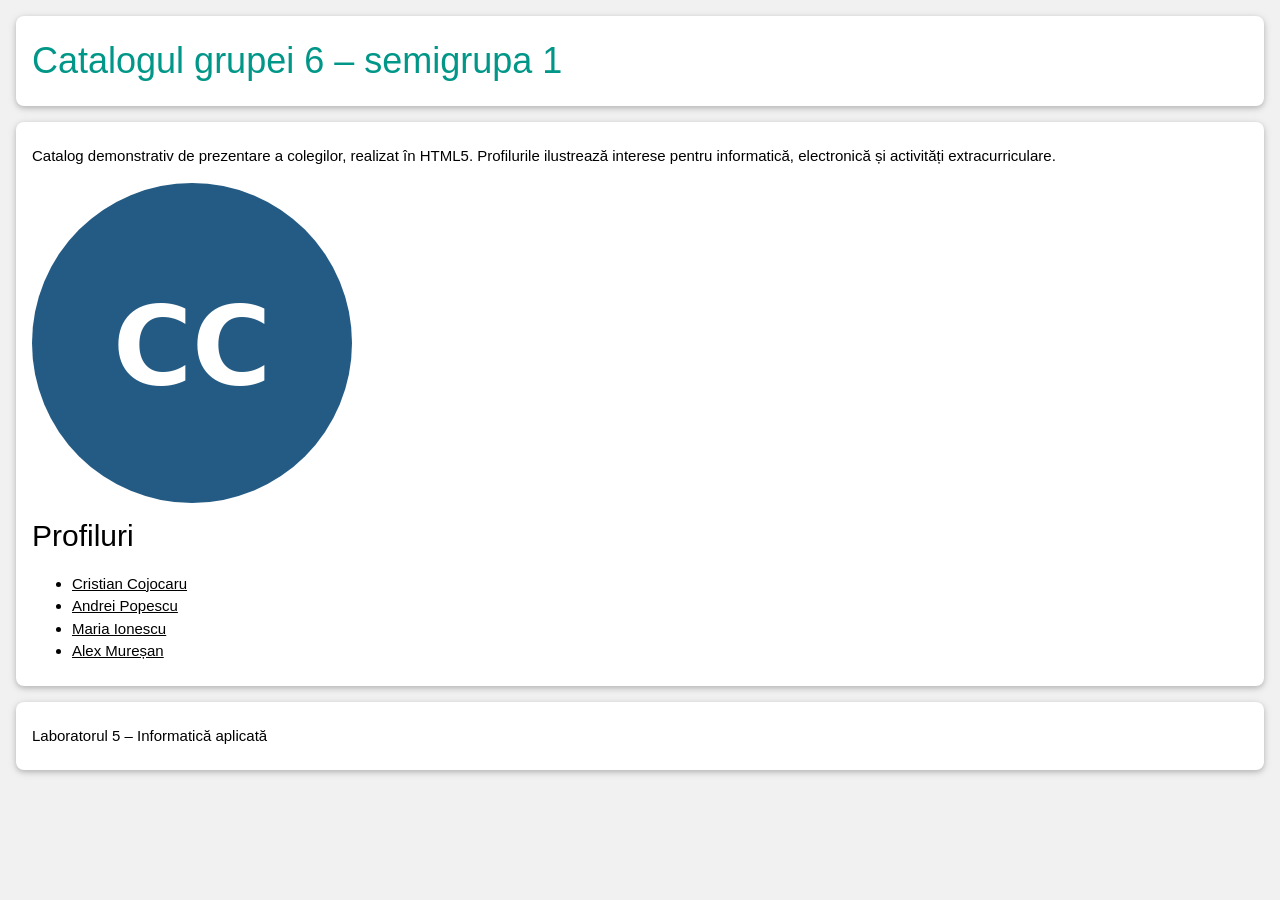
<file: lab6/catalog-w3/index.html>
<!DOCTYPE html>
<html lang="ro"><head><meta charset="utf-8"/><title>Catalog – Grupa 6</title><meta content="width=device-width, initial-scale=1" name="viewport"/><link href="https://www.w3schools.com/w3css/4/w3.css" rel="stylesheet"/></head><body class="w3-light-grey"><header class="w3-container w3-card w3-white w3-round-large w3-margin w3-padding"><h1 class="w3-text-teal">Catalogul grupei 6 – semigrupa 1</h1></header><main class="w3-container w3-card w3-white w3-round-large w3-margin w3-padding"><p>Catalog demonstrativ de prezentare a colegilor, realizat în HTML5. Profilurile ilustrează interese pentru informatică, electronică și activități extracurriculare.</p><img alt="Avatar ilustrativ catalog" class="w3-circle w3-image" src="imagini/cojocaru-cristian.png"/><h2>Profiluri</h2><ul><li><a href="profiluri/cojocaru-cristian.html">Cristian Cojocaru</a></li>
<li><a href="profiluri/popescu-andrei.html">Andrei Popescu</a></li>
<li><a href="profiluri/ionescu-maria.html">Maria Ionescu</a></li>
<li><a href="profiluri/mureșan-alex.html">Alex Mureșan</a></li></ul></main><footer class="w3-container w3-card w3-white w3-round-large w3-margin w3-padding"><p>Laboratorul 5 – Informatică aplicată</p></footer></body></html>
</file>
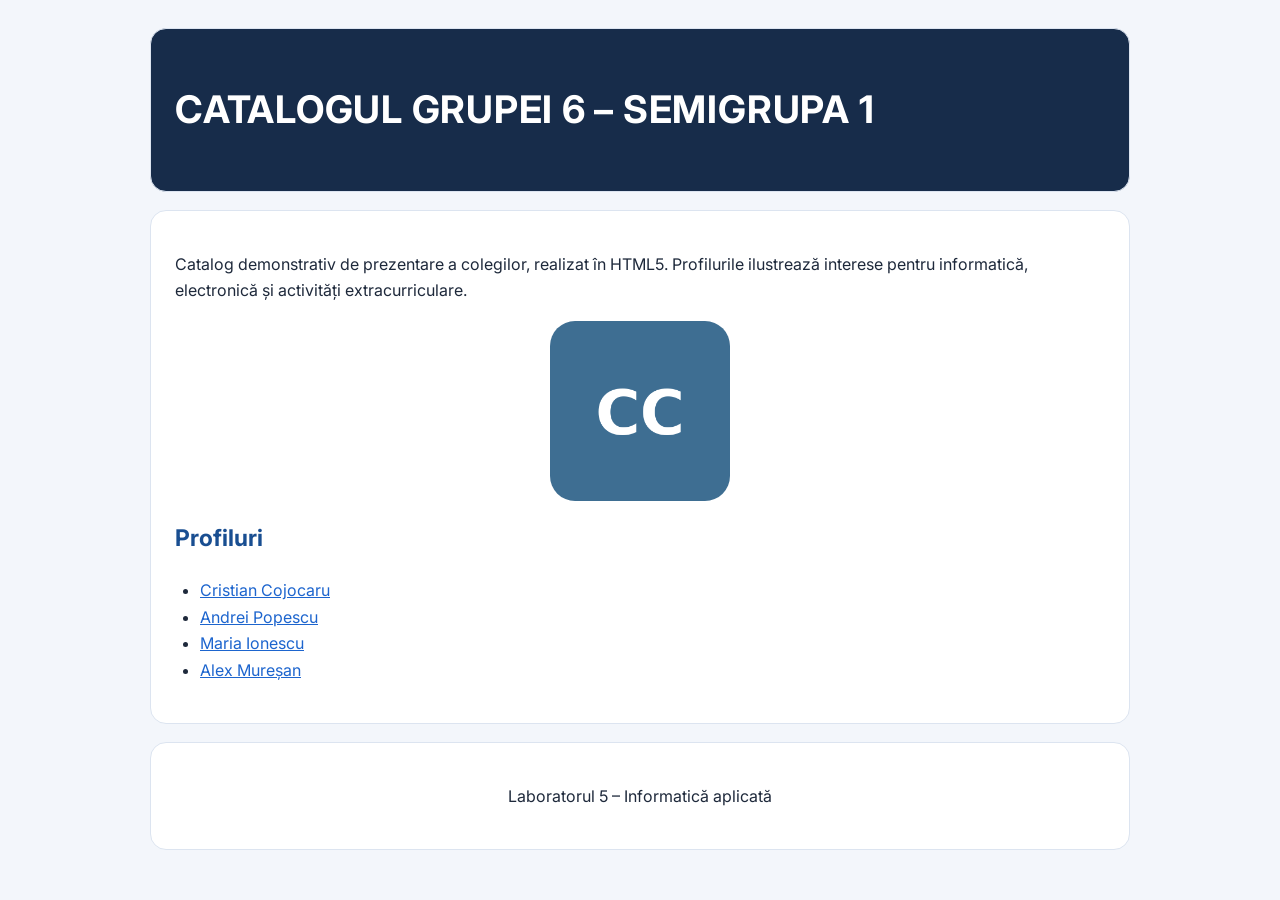
<file: lab6/catalog/index.html>
<!DOCTYPE html>
<html lang="ro"><head><meta charset="utf-8"/><title>Catalog – Grupa 6</title><link href="stil.css" rel="stylesheet"/></head><body><header><h1 id="titlu-catalog">Catalogul grupei 6 – semigrupa 1</h1></header><main><p>Catalog demonstrativ de prezentare a colegilor, realizat în HTML5. Profilurile ilustrează interese pentru informatică, electronică și activități extracurriculare.</p><img alt="Imagine ilustrativă pentru catalog" class="imagine-catalog" src="imagini/cojocaru-cristian.png"/><h2>Profiluri</h2><ul><li><a href="profiluri/cojocaru-cristian.html">Cristian Cojocaru</a></li>
<li><a href="profiluri/popescu-andrei.html">Andrei Popescu</a></li>
<li><a href="profiluri/ionescu-maria.html">Maria Ionescu</a></li>
<li><a href="profiluri/mureșan-alex.html">Alex Mureșan</a></li></ul></main><footer><p>Laboratorul 5 – Informatică aplicată</p></footer></body></html>
</file>
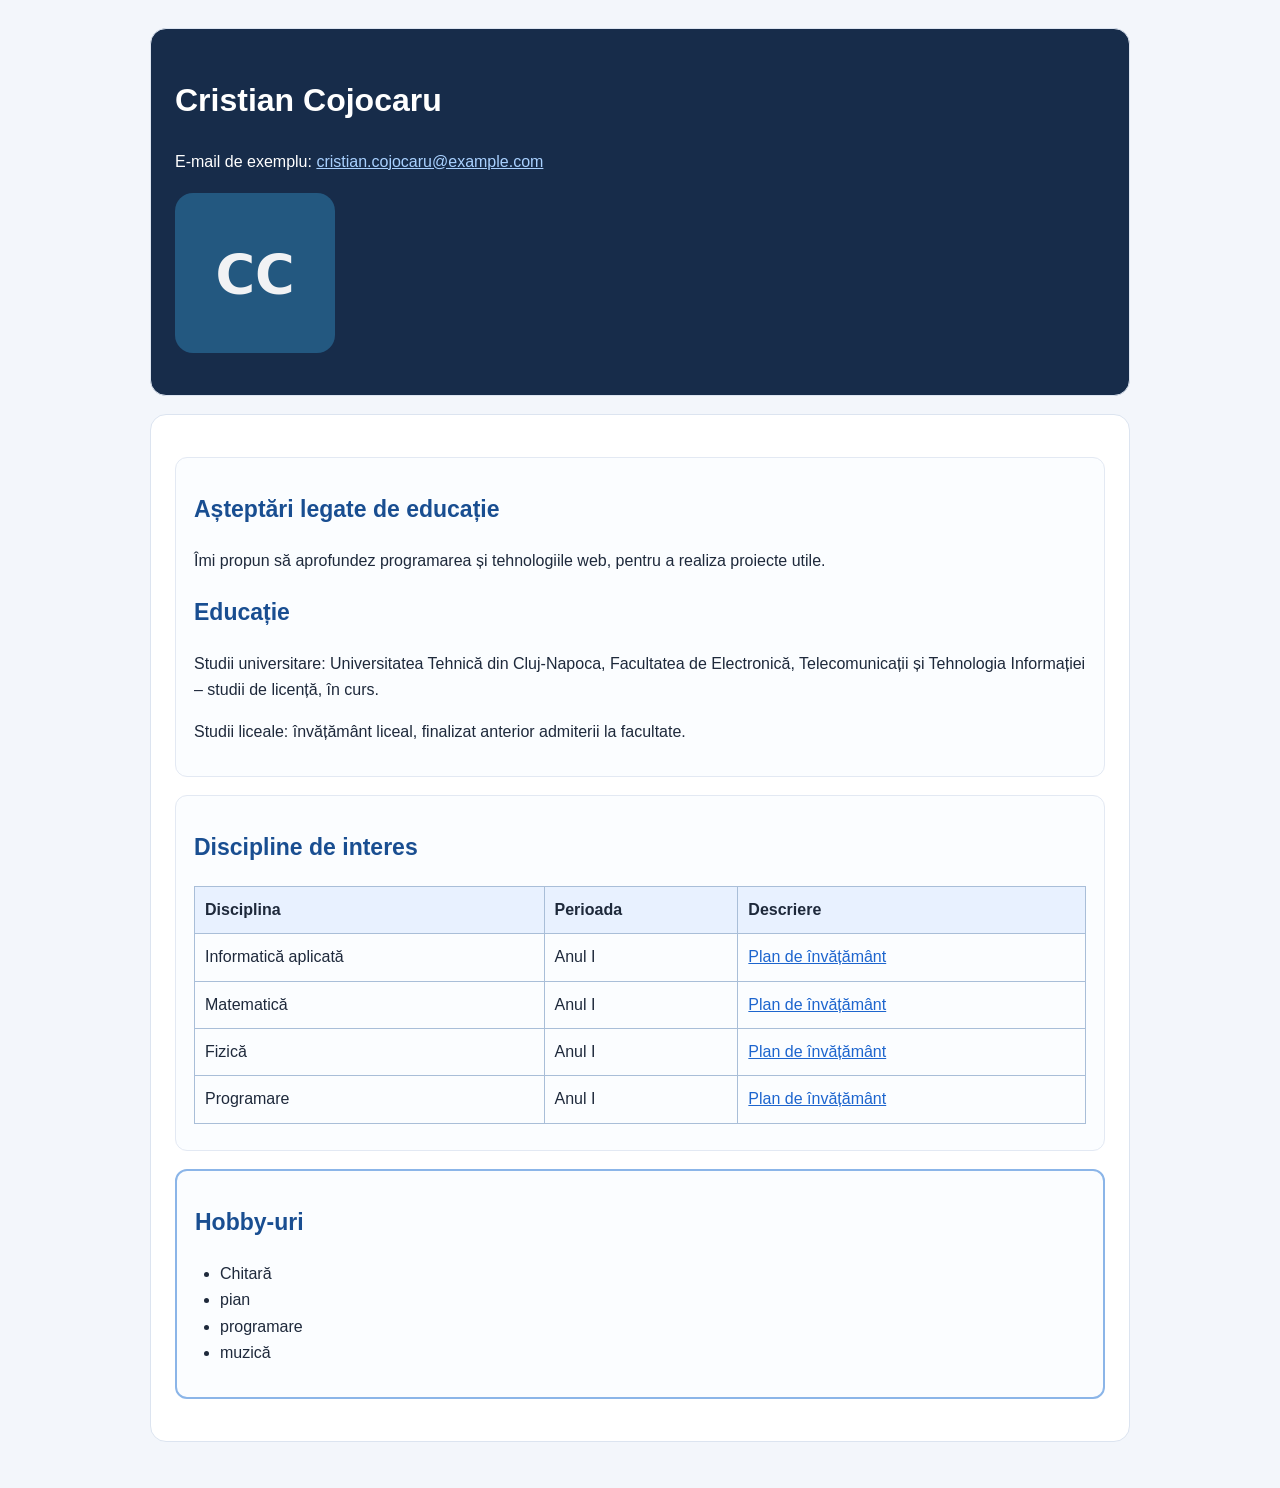
<file: lab6/prezentare/cojocaru-cristian.html>
<!DOCTYPE html>

<html lang="ro">
<head><meta charset="utf-8"/><meta content="width=device-width, initial-scale=1" name="viewport"/><title>Prezentare – Cristian Cojocaru</title><style>
:root{color-scheme:light;--navy:#172c4a;--blue:#2563eb;--bg:#f3f6fb;--ink:#1e293b}
*{box-sizing:border-box}body{font-family:Inter,Arial,sans-serif;color:var(--ink);background:var(--bg);line-height:1.65;margin:0;padding:28px}header,main,footer{max-width:980px;margin:0 auto 18px;padding:24px;background:white;border:1px solid #dce4f0;border-radius:16px}header{background:var(--navy);color:white}h1,h2{font-family:Inter,Arial,sans-serif}h1{font-size:32px}h2{font-size:23px;color:#194e91}header h1{color:white}p,li{font-size:16px}a{color:#1d65ce}header a{color:#a9d1ff}section{padding:14px 18px;margin:18px 0;border:1px solid #e3e9f3;border-radius:12px;background:#fbfdff}section:last-child{border:2px solid #8bb5e8}img{display:block;width:160px;height:160px;object-fit:cover;border-radius:18px;opacity:.94;margin:18px 0}table{width:100%;border-collapse:collapse;margin:12px 0}th,td{border:1px solid #a9bed8;padding:10px;text-align:left}th{background:#e8f1ff}ul{padding-left:25px}#titlu-catalog{font-size:38px;letter-spacing:.02em;color:#fff;text-transform:uppercase}img.imagine-catalog{width:180px;height:180px;object-fit:cover;border-radius:25px;opacity:.88;margin:18px auto}nav a{margin-right:14px}footer{font-size:14px;text-align:center}@media(max-width:600px){body{padding:10px}header,main,footer{padding:16px}h1{font-size:27px}#titlu-catalog{font-size:29px}table{font-size:13px}th,td{padding:6px}}
</style></head>
<body>
<header><h1>Cristian Cojocaru</h1><p>E-mail de exemplu: <a href="mailto:cristian.cojocaru@example.com">cristian.cojocaru@example.com</a></p><img alt="Avatar ilustrativ cu inițialele CC" src="imagini/cojocaru-cristian.png"/></header>
<main>
<section><h2>Așteptări legate de educație</h2><p>Îmi propun să aprofundez programarea și tehnologiile web, pentru a realiza proiecte utile.</p>
<h2>Educație</h2><p>Studii universitare: Universitatea Tehnică din Cluj-Napoca, Facultatea de Electronică, Telecomunicații și Tehnologia Informației – studii de licență, în curs.</p><p>Studii liceale: învățământ liceal, finalizat anterior admiterii la facultate.</p></section>
<section><h2>Discipline de interes</h2><table><thead><tr><th>Disciplina</th><th>Perioada</th><th>Descriere</th></tr></thead><tbody><tr><td>Informatică aplicată</td><td>Anul I</td><td><a href="https://etti.utcluj.ro/planuri-de-invatamant.html">Plan de învățământ</a></td></tr>
<tr><td>Matematică</td><td>Anul I</td><td><a href="https://etti.utcluj.ro/planuri-de-invatamant.html">Plan de învățământ</a></td></tr>
<tr><td>Fizică</td><td>Anul I</td><td><a href="https://etti.utcluj.ro/planuri-de-invatamant.html">Plan de învățământ</a></td></tr>
<tr><td>Programare</td><td>Anul I</td><td><a href="https://etti.utcluj.ro/planuri-de-invatamant.html">Plan de învățământ</a></td></tr></tbody></table></section>
<section><h2>Hobby-uri</h2><ul><li>Chitară</li>
<li>pian</li>
<li>programare</li>
<li>muzică</li></ul></section>
</main>
</body></html>
</file>
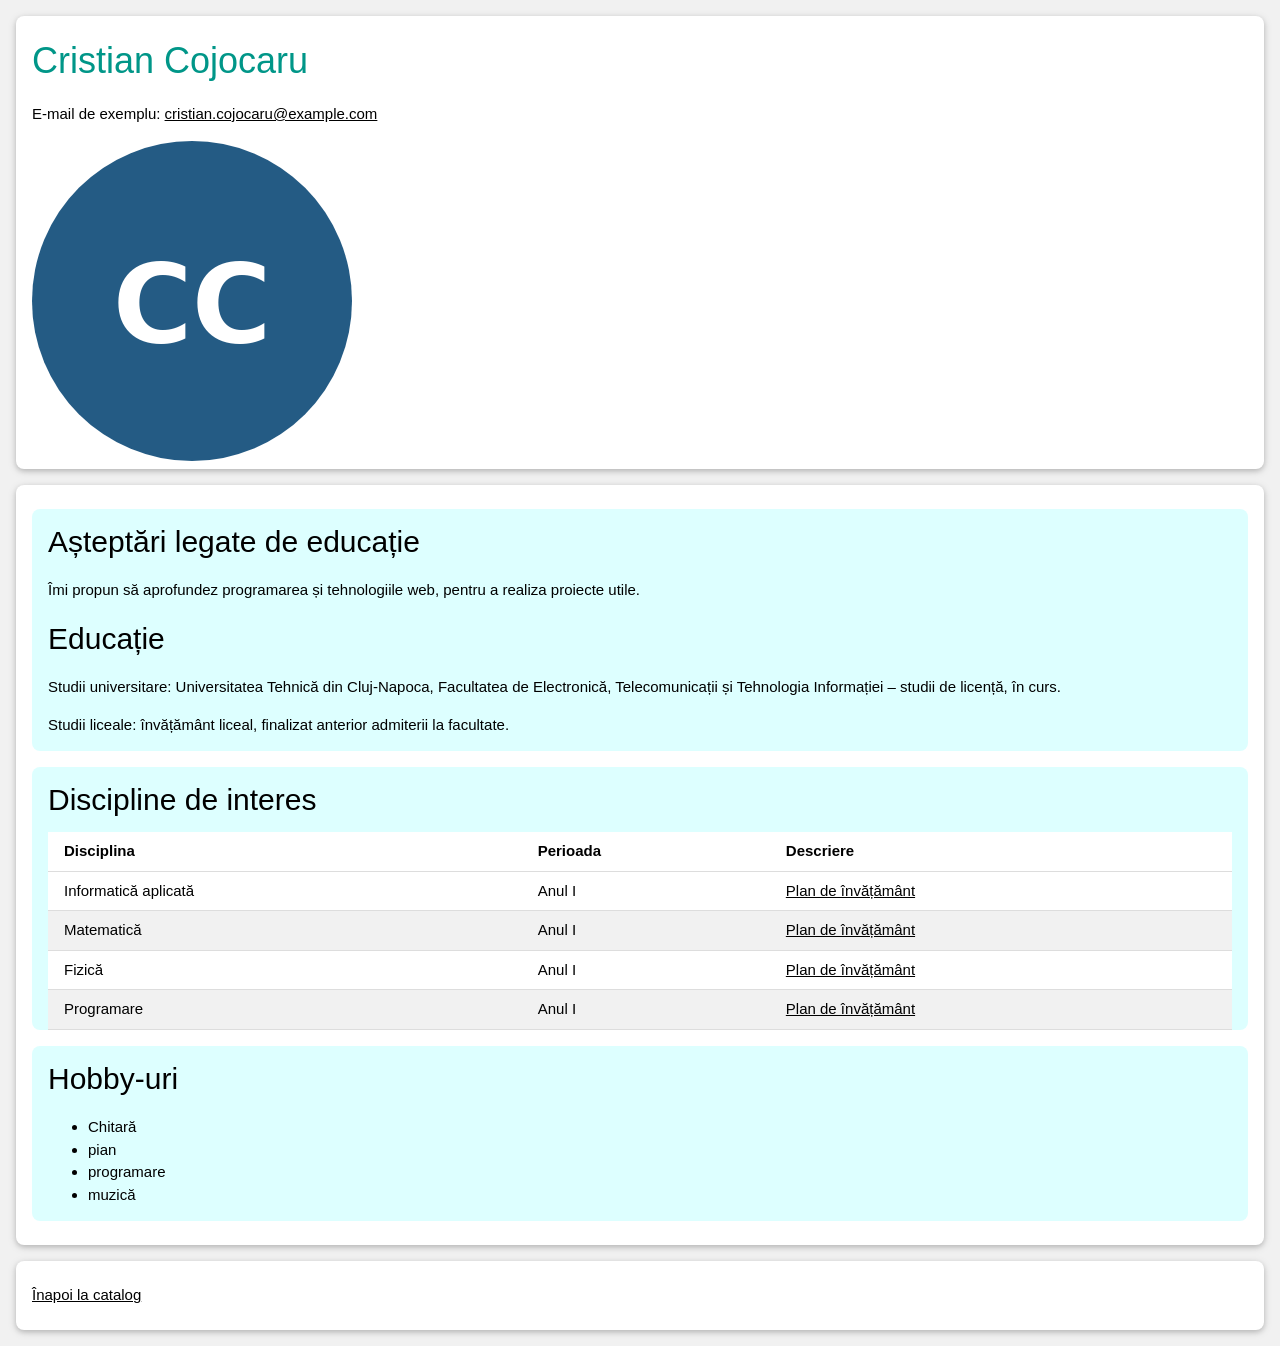
<file: lab6/catalog-w3/profiluri/cojocaru-cristian.html>
<!DOCTYPE html>

<html lang="ro">
<head><meta charset="utf-8"/><meta content="width=device-width, initial-scale=1" name="viewport"/><title>Prezentare – Cristian Cojocaru</title><meta content="width=device-width, initial-scale=1" name="viewport"/><link href="https://www.w3schools.com/w3css/4/w3.css" rel="stylesheet"/></head>
<body class="w3-light-grey">
<header class="w3-container w3-card w3-white w3-round-large w3-margin w3-padding"><h1 class="w3-text-teal">Cristian Cojocaru</h1><p>E-mail de exemplu: <a href="mailto:cristian.cojocaru@example.com">cristian.cojocaru@example.com</a></p><img alt="Avatar ilustrativ cu inițialele CC" class="w3-circle w3-image" src="../imagini/cojocaru-cristian.png"/></header>
<main class="w3-container w3-card w3-white w3-round-large w3-margin w3-padding">
<section class="w3-container w3-panel w3-pale-blue w3-round-large"><h2>Așteptări legate de educație</h2><p>Îmi propun să aprofundez programarea și tehnologiile web, pentru a realiza proiecte utile.</p>
<h2>Educație</h2><p>Studii universitare: Universitatea Tehnică din Cluj-Napoca, Facultatea de Electronică, Telecomunicații și Tehnologia Informației – studii de licență, în curs.</p><p>Studii liceale: învățământ liceal, finalizat anterior admiterii la facultate.</p></section>
<section class="w3-container w3-panel w3-pale-blue w3-round-large"><h2>Discipline de interes</h2><table class="w3-table w3-bordered w3-striped w3-white"><thead><tr><th>Disciplina</th><th>Perioada</th><th>Descriere</th></tr></thead><tbody><tr><td>Informatică aplicată</td><td>Anul I</td><td><a href="https://etti.utcluj.ro/planuri-de-invatamant.html">Plan de învățământ</a></td></tr>
<tr><td>Matematică</td><td>Anul I</td><td><a href="https://etti.utcluj.ro/planuri-de-invatamant.html">Plan de învățământ</a></td></tr>
<tr><td>Fizică</td><td>Anul I</td><td><a href="https://etti.utcluj.ro/planuri-de-invatamant.html">Plan de învățământ</a></td></tr>
<tr><td>Programare</td><td>Anul I</td><td><a href="https://etti.utcluj.ro/planuri-de-invatamant.html">Plan de învățământ</a></td></tr></tbody></table></section>
<section class="w3-container w3-panel w3-pale-blue w3-round-large"><h2>Hobby-uri</h2><ul><li>Chitară</li>
<li>pian</li>
<li>programare</li>
<li>muzică</li></ul></section>
</main>
<footer class="w3-container w3-card w3-white w3-round-large w3-margin w3-padding"><p><a href="../index.html">Înapoi la catalog</a></p></footer>
</body></html>
</file>
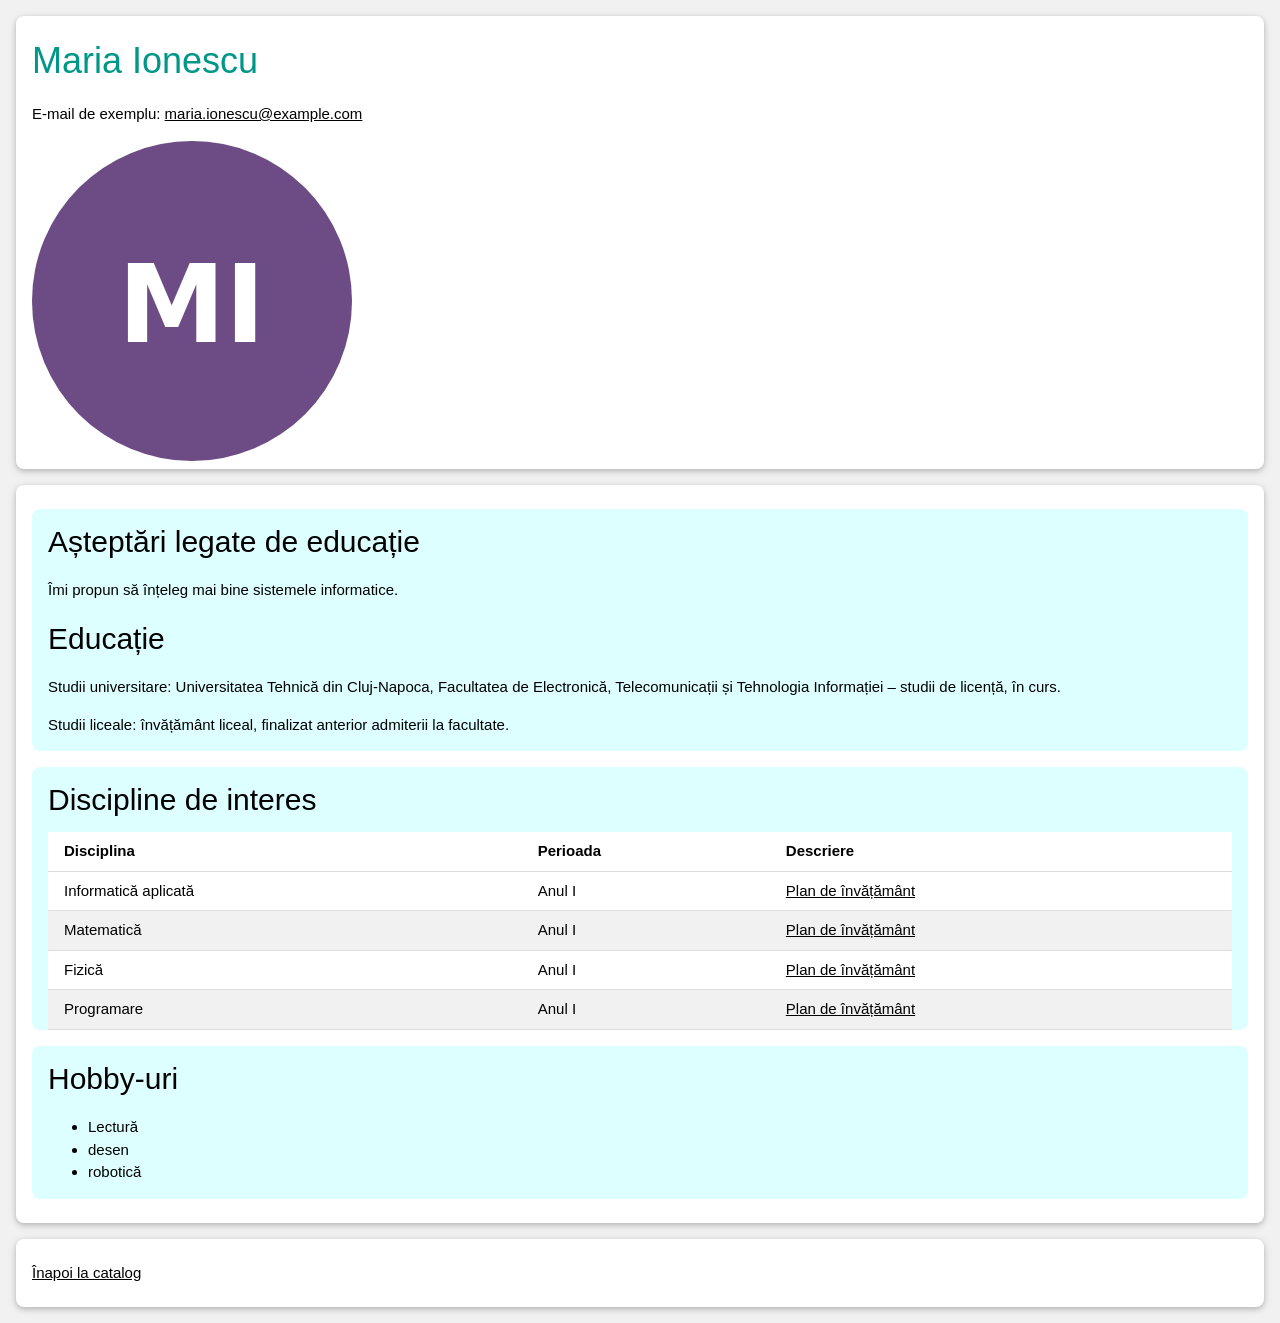
<file: lab6/catalog-w3/profiluri/ionescu-maria.html>
<!DOCTYPE html>

<html lang="ro">
<head><meta charset="utf-8"/><meta content="width=device-width, initial-scale=1" name="viewport"/><title>Prezentare – Maria Ionescu</title><meta content="width=device-width, initial-scale=1" name="viewport"/><link href="https://www.w3schools.com/w3css/4/w3.css" rel="stylesheet"/></head>
<body class="w3-light-grey">
<header class="w3-container w3-card w3-white w3-round-large w3-margin w3-padding"><h1 class="w3-text-teal">Maria Ionescu</h1><p>E-mail de exemplu: <a href="mailto:maria.ionescu@example.com">maria.ionescu@example.com</a></p><img alt="Avatar ilustrativ cu inițialele MI" class="w3-circle w3-image" src="../imagini/ionescu-maria.png"/></header>
<main class="w3-container w3-card w3-white w3-round-large w3-margin w3-padding">
<section class="w3-container w3-panel w3-pale-blue w3-round-large"><h2>Așteptări legate de educație</h2><p>Îmi propun să înțeleg mai bine sistemele informatice.</p>
<h2>Educație</h2><p>Studii universitare: Universitatea Tehnică din Cluj-Napoca, Facultatea de Electronică, Telecomunicații și Tehnologia Informației – studii de licență, în curs.</p><p>Studii liceale: învățământ liceal, finalizat anterior admiterii la facultate.</p></section>
<section class="w3-container w3-panel w3-pale-blue w3-round-large"><h2>Discipline de interes</h2><table class="w3-table w3-bordered w3-striped w3-white"><thead><tr><th>Disciplina</th><th>Perioada</th><th>Descriere</th></tr></thead><tbody><tr><td>Informatică aplicată</td><td>Anul I</td><td><a href="https://etti.utcluj.ro/planuri-de-invatamant.html">Plan de învățământ</a></td></tr>
<tr><td>Matematică</td><td>Anul I</td><td><a href="https://etti.utcluj.ro/planuri-de-invatamant.html">Plan de învățământ</a></td></tr>
<tr><td>Fizică</td><td>Anul I</td><td><a href="https://etti.utcluj.ro/planuri-de-invatamant.html">Plan de învățământ</a></td></tr>
<tr><td>Programare</td><td>Anul I</td><td><a href="https://etti.utcluj.ro/planuri-de-invatamant.html">Plan de învățământ</a></td></tr></tbody></table></section>
<section class="w3-container w3-panel w3-pale-blue w3-round-large"><h2>Hobby-uri</h2><ul><li>Lectură</li>
<li>desen</li>
<li>robotică</li></ul></section>
</main>
<footer class="w3-container w3-card w3-white w3-round-large w3-margin w3-padding"><p><a href="../index.html">Înapoi la catalog</a></p></footer>
</body></html>
</file>
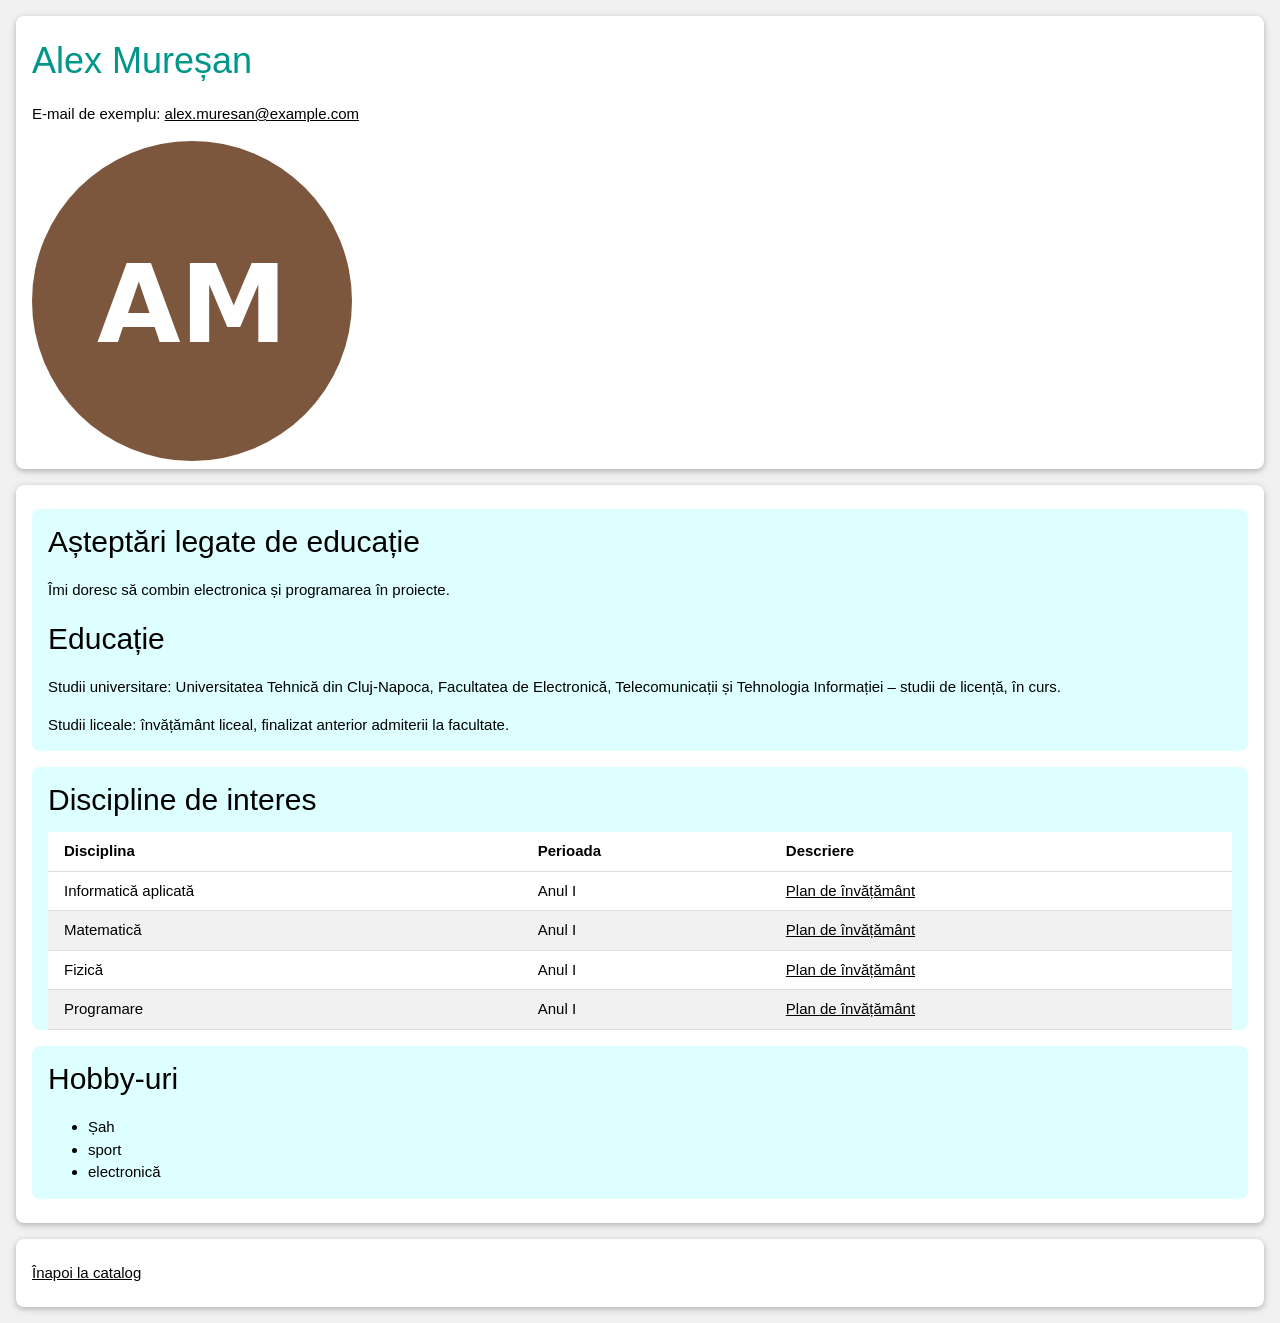
<file: lab6/catalog-w3/profiluri/mureșan-alex.html>
<!DOCTYPE html>

<html lang="ro">
<head><meta charset="utf-8"/><meta content="width=device-width, initial-scale=1" name="viewport"/><title>Prezentare – Alex Mureșan</title><meta content="width=device-width, initial-scale=1" name="viewport"/><link href="https://www.w3schools.com/w3css/4/w3.css" rel="stylesheet"/></head>
<body class="w3-light-grey">
<header class="w3-container w3-card w3-white w3-round-large w3-margin w3-padding"><h1 class="w3-text-teal">Alex Mureșan</h1><p>E-mail de exemplu: <a href="mailto:alex.muresan@example.com">alex.muresan@example.com</a></p><img alt="Avatar ilustrativ cu inițialele AM" class="w3-circle w3-image" src="../imagini/mureșan-alex.png"/></header>
<main class="w3-container w3-card w3-white w3-round-large w3-margin w3-padding">
<section class="w3-container w3-panel w3-pale-blue w3-round-large"><h2>Așteptări legate de educație</h2><p>Îmi doresc să combin electronica și programarea în proiecte.</p>
<h2>Educație</h2><p>Studii universitare: Universitatea Tehnică din Cluj-Napoca, Facultatea de Electronică, Telecomunicații și Tehnologia Informației – studii de licență, în curs.</p><p>Studii liceale: învățământ liceal, finalizat anterior admiterii la facultate.</p></section>
<section class="w3-container w3-panel w3-pale-blue w3-round-large"><h2>Discipline de interes</h2><table class="w3-table w3-bordered w3-striped w3-white"><thead><tr><th>Disciplina</th><th>Perioada</th><th>Descriere</th></tr></thead><tbody><tr><td>Informatică aplicată</td><td>Anul I</td><td><a href="https://etti.utcluj.ro/planuri-de-invatamant.html">Plan de învățământ</a></td></tr>
<tr><td>Matematică</td><td>Anul I</td><td><a href="https://etti.utcluj.ro/planuri-de-invatamant.html">Plan de învățământ</a></td></tr>
<tr><td>Fizică</td><td>Anul I</td><td><a href="https://etti.utcluj.ro/planuri-de-invatamant.html">Plan de învățământ</a></td></tr>
<tr><td>Programare</td><td>Anul I</td><td><a href="https://etti.utcluj.ro/planuri-de-invatamant.html">Plan de învățământ</a></td></tr></tbody></table></section>
<section class="w3-container w3-panel w3-pale-blue w3-round-large"><h2>Hobby-uri</h2><ul><li>Șah</li>
<li>sport</li>
<li>electronică</li></ul></section>
</main>
<footer class="w3-container w3-card w3-white w3-round-large w3-margin w3-padding"><p><a href="../index.html">Înapoi la catalog</a></p></footer>
</body></html>
</file>
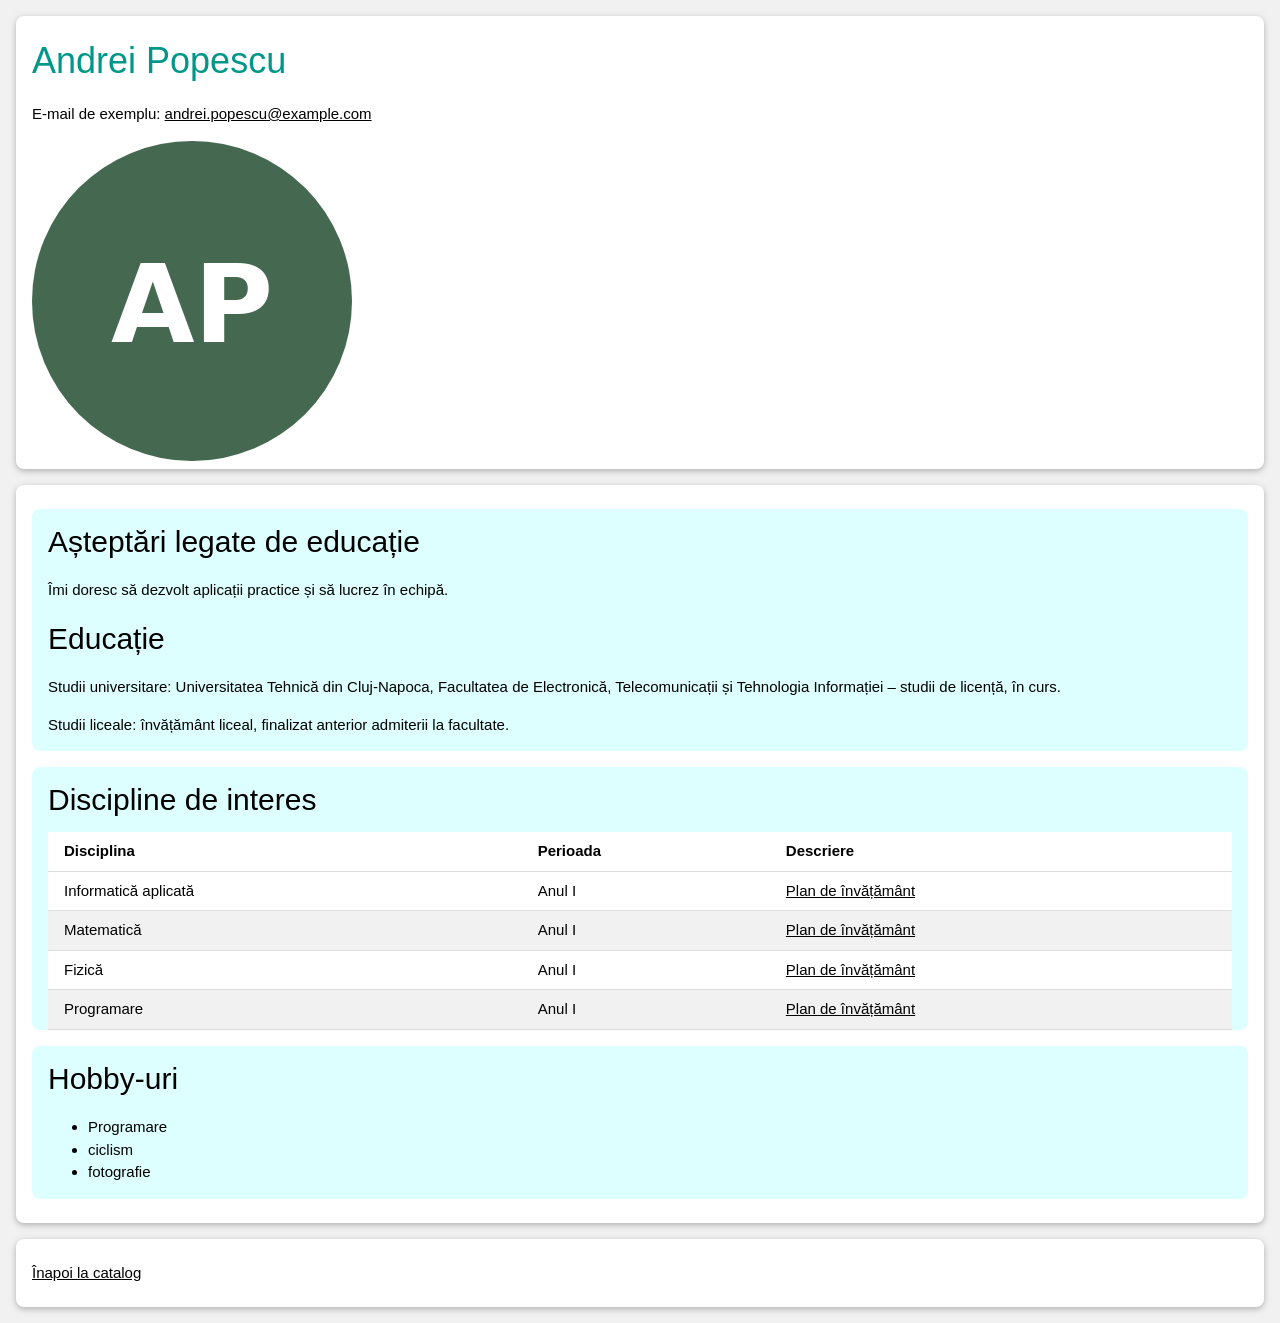
<file: lab6/catalog-w3/profiluri/popescu-andrei.html>
<!DOCTYPE html>

<html lang="ro">
<head><meta charset="utf-8"/><meta content="width=device-width, initial-scale=1" name="viewport"/><title>Prezentare – Andrei Popescu</title><meta content="width=device-width, initial-scale=1" name="viewport"/><link href="https://www.w3schools.com/w3css/4/w3.css" rel="stylesheet"/></head>
<body class="w3-light-grey">
<header class="w3-container w3-card w3-white w3-round-large w3-margin w3-padding"><h1 class="w3-text-teal">Andrei Popescu</h1><p>E-mail de exemplu: <a href="mailto:andrei.popescu@example.com">andrei.popescu@example.com</a></p><img alt="Avatar ilustrativ cu inițialele AP" class="w3-circle w3-image" src="../imagini/popescu-andrei.png"/></header>
<main class="w3-container w3-card w3-white w3-round-large w3-margin w3-padding">
<section class="w3-container w3-panel w3-pale-blue w3-round-large"><h2>Așteptări legate de educație</h2><p>Îmi doresc să dezvolt aplicații practice și să lucrez în echipă.</p>
<h2>Educație</h2><p>Studii universitare: Universitatea Tehnică din Cluj-Napoca, Facultatea de Electronică, Telecomunicații și Tehnologia Informației – studii de licență, în curs.</p><p>Studii liceale: învățământ liceal, finalizat anterior admiterii la facultate.</p></section>
<section class="w3-container w3-panel w3-pale-blue w3-round-large"><h2>Discipline de interes</h2><table class="w3-table w3-bordered w3-striped w3-white"><thead><tr><th>Disciplina</th><th>Perioada</th><th>Descriere</th></tr></thead><tbody><tr><td>Informatică aplicată</td><td>Anul I</td><td><a href="https://etti.utcluj.ro/planuri-de-invatamant.html">Plan de învățământ</a></td></tr>
<tr><td>Matematică</td><td>Anul I</td><td><a href="https://etti.utcluj.ro/planuri-de-invatamant.html">Plan de învățământ</a></td></tr>
<tr><td>Fizică</td><td>Anul I</td><td><a href="https://etti.utcluj.ro/planuri-de-invatamant.html">Plan de învățământ</a></td></tr>
<tr><td>Programare</td><td>Anul I</td><td><a href="https://etti.utcluj.ro/planuri-de-invatamant.html">Plan de învățământ</a></td></tr></tbody></table></section>
<section class="w3-container w3-panel w3-pale-blue w3-round-large"><h2>Hobby-uri</h2><ul><li>Programare</li>
<li>ciclism</li>
<li>fotografie</li></ul></section>
</main>
<footer class="w3-container w3-card w3-white w3-round-large w3-margin w3-padding"><p><a href="../index.html">Înapoi la catalog</a></p></footer>
</body></html>
</file>
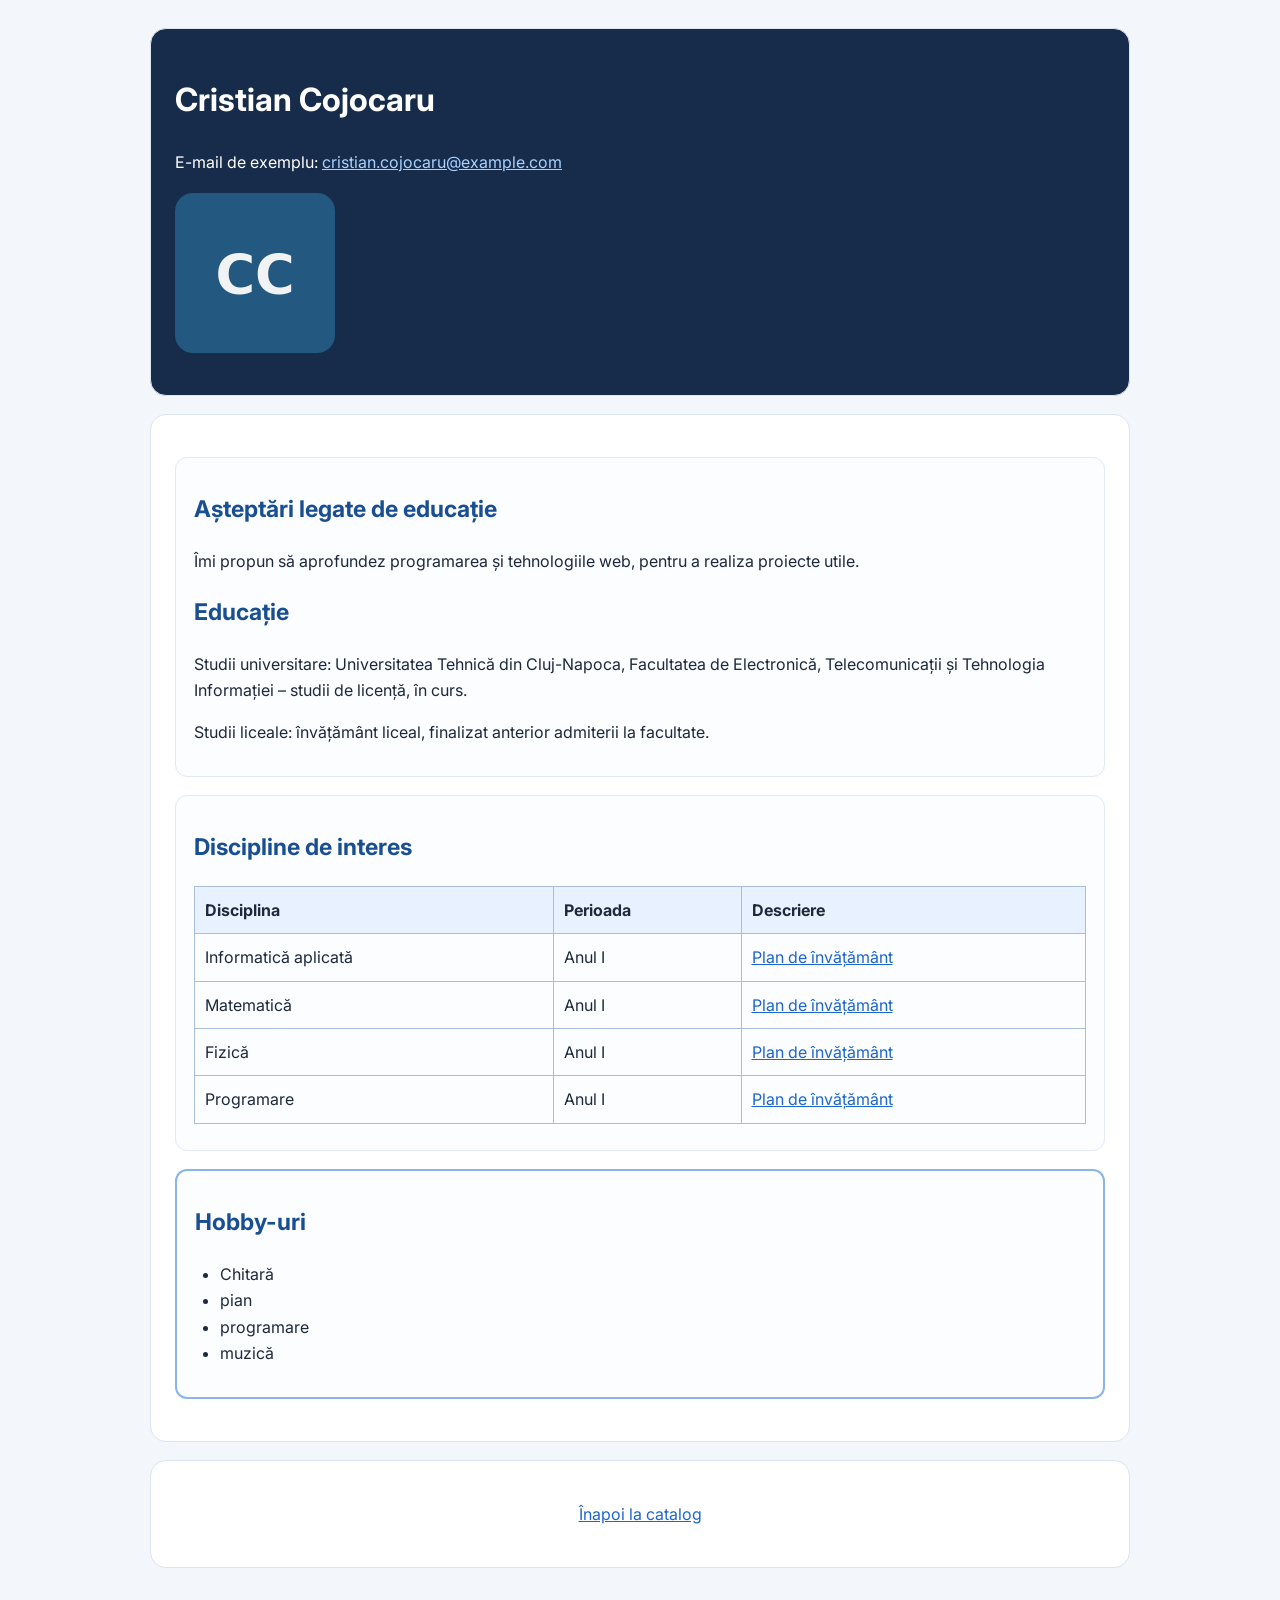
<file: lab6/catalog/profiluri/cojocaru-cristian.html>
<!DOCTYPE html>

<html lang="ro">
<head><meta charset="utf-8"/><meta content="width=device-width, initial-scale=1" name="viewport"/><title>Prezentare – Cristian Cojocaru</title><link href="../stil.css" rel="stylesheet"/></head>
<body>
<header><h1>Cristian Cojocaru</h1><p>E-mail de exemplu: <a href="mailto:cristian.cojocaru@example.com">cristian.cojocaru@example.com</a></p><img alt="Avatar ilustrativ cu inițialele CC" src="../imagini/cojocaru-cristian.png"/></header>
<main>
<section><h2>Așteptări legate de educație</h2><p>Îmi propun să aprofundez programarea și tehnologiile web, pentru a realiza proiecte utile.</p>
<h2>Educație</h2><p>Studii universitare: Universitatea Tehnică din Cluj-Napoca, Facultatea de Electronică, Telecomunicații și Tehnologia Informației – studii de licență, în curs.</p><p>Studii liceale: învățământ liceal, finalizat anterior admiterii la facultate.</p></section>
<section><h2>Discipline de interes</h2><table><thead><tr><th>Disciplina</th><th>Perioada</th><th>Descriere</th></tr></thead><tbody><tr><td>Informatică aplicată</td><td>Anul I</td><td><a href="https://etti.utcluj.ro/planuri-de-invatamant.html">Plan de învățământ</a></td></tr>
<tr><td>Matematică</td><td>Anul I</td><td><a href="https://etti.utcluj.ro/planuri-de-invatamant.html">Plan de învățământ</a></td></tr>
<tr><td>Fizică</td><td>Anul I</td><td><a href="https://etti.utcluj.ro/planuri-de-invatamant.html">Plan de învățământ</a></td></tr>
<tr><td>Programare</td><td>Anul I</td><td><a href="https://etti.utcluj.ro/planuri-de-invatamant.html">Plan de învățământ</a></td></tr></tbody></table></section>
<section><h2>Hobby-uri</h2><ul><li>Chitară</li>
<li>pian</li>
<li>programare</li>
<li>muzică</li></ul></section>
</main>
<footer><p><a href="../index.html">Înapoi la catalog</a></p></footer>
</body></html>
</file>
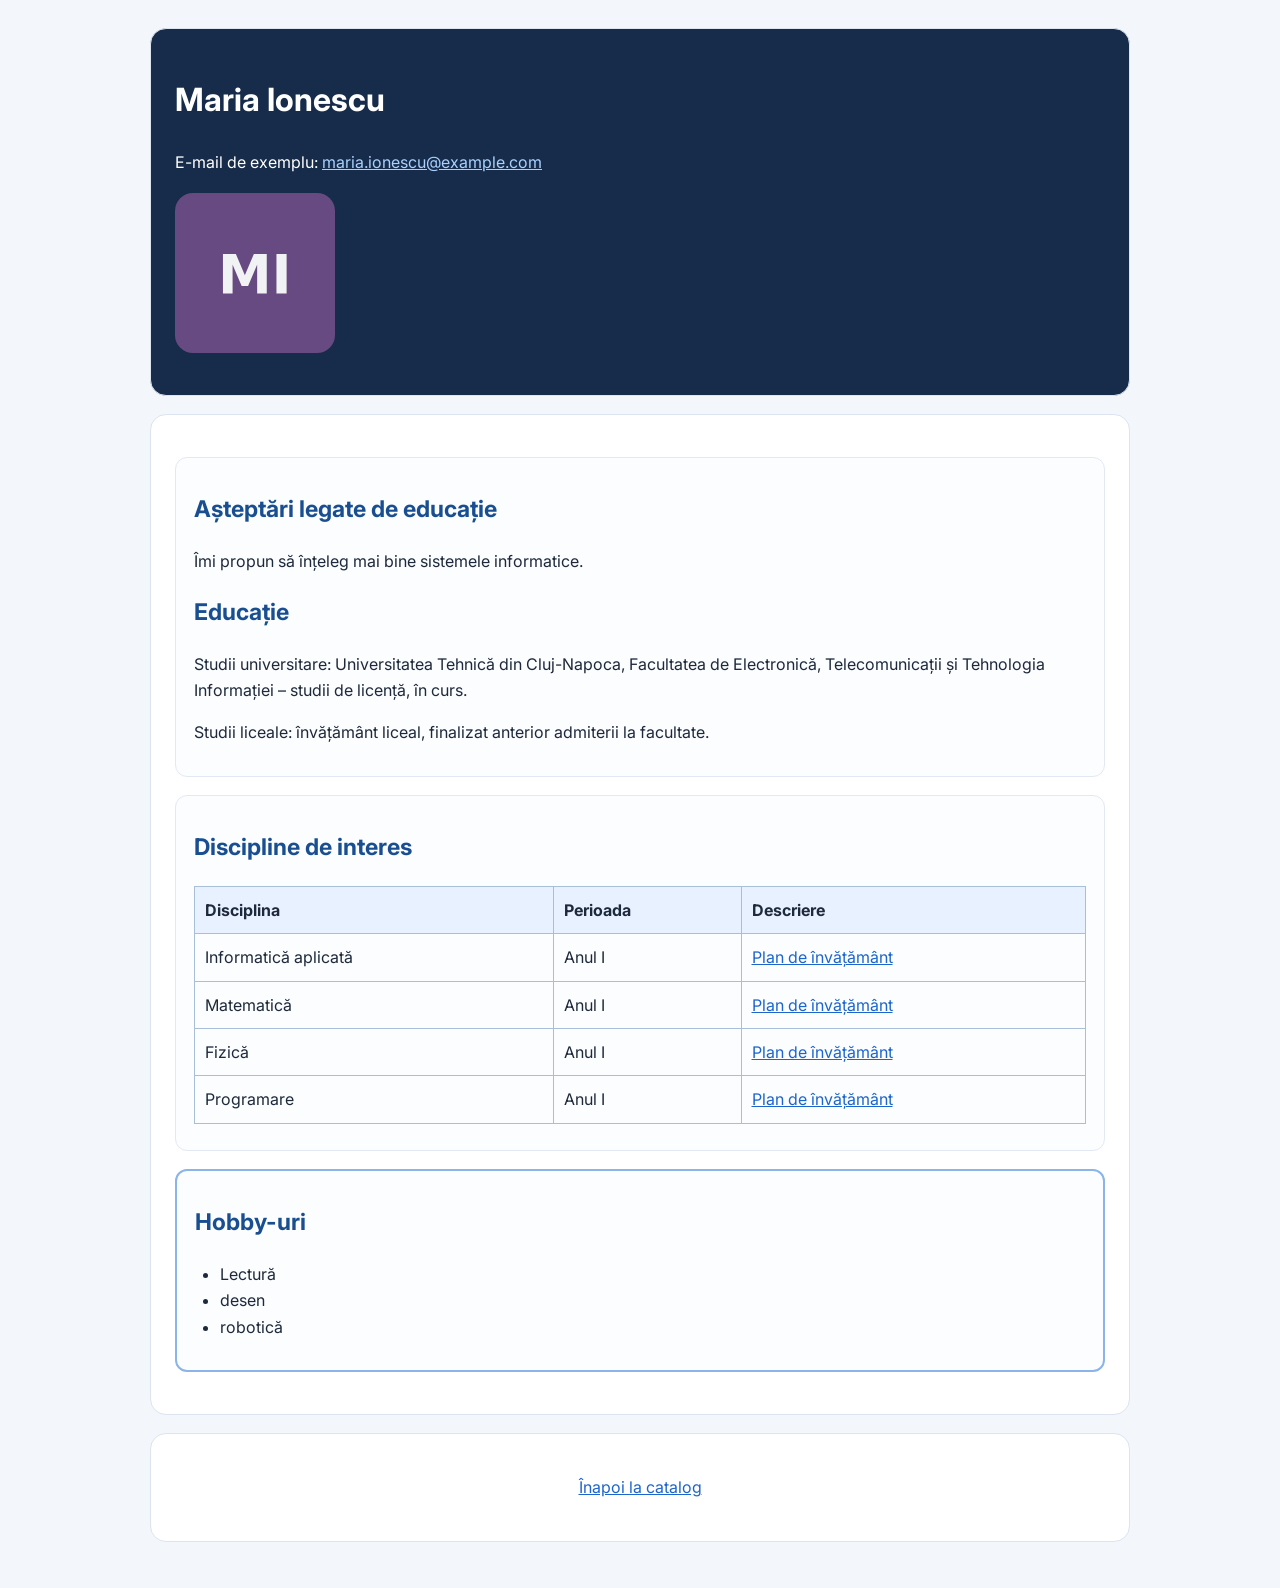
<file: lab6/catalog/profiluri/ionescu-maria.html>
<!DOCTYPE html>

<html lang="ro">
<head><meta charset="utf-8"/><meta content="width=device-width, initial-scale=1" name="viewport"/><title>Prezentare – Maria Ionescu</title><link href="../stil.css" rel="stylesheet"/></head>
<body>
<header><h1>Maria Ionescu</h1><p>E-mail de exemplu: <a href="mailto:maria.ionescu@example.com">maria.ionescu@example.com</a></p><img alt="Avatar ilustrativ cu inițialele MI" src="../imagini/ionescu-maria.png"/></header>
<main>
<section><h2>Așteptări legate de educație</h2><p>Îmi propun să înțeleg mai bine sistemele informatice.</p>
<h2>Educație</h2><p>Studii universitare: Universitatea Tehnică din Cluj-Napoca, Facultatea de Electronică, Telecomunicații și Tehnologia Informației – studii de licență, în curs.</p><p>Studii liceale: învățământ liceal, finalizat anterior admiterii la facultate.</p></section>
<section><h2>Discipline de interes</h2><table><thead><tr><th>Disciplina</th><th>Perioada</th><th>Descriere</th></tr></thead><tbody><tr><td>Informatică aplicată</td><td>Anul I</td><td><a href="https://etti.utcluj.ro/planuri-de-invatamant.html">Plan de învățământ</a></td></tr>
<tr><td>Matematică</td><td>Anul I</td><td><a href="https://etti.utcluj.ro/planuri-de-invatamant.html">Plan de învățământ</a></td></tr>
<tr><td>Fizică</td><td>Anul I</td><td><a href="https://etti.utcluj.ro/planuri-de-invatamant.html">Plan de învățământ</a></td></tr>
<tr><td>Programare</td><td>Anul I</td><td><a href="https://etti.utcluj.ro/planuri-de-invatamant.html">Plan de învățământ</a></td></tr></tbody></table></section>
<section><h2>Hobby-uri</h2><ul><li>Lectură</li>
<li>desen</li>
<li>robotică</li></ul></section>
</main>
<footer><p><a href="../index.html">Înapoi la catalog</a></p></footer>
</body></html>
</file>
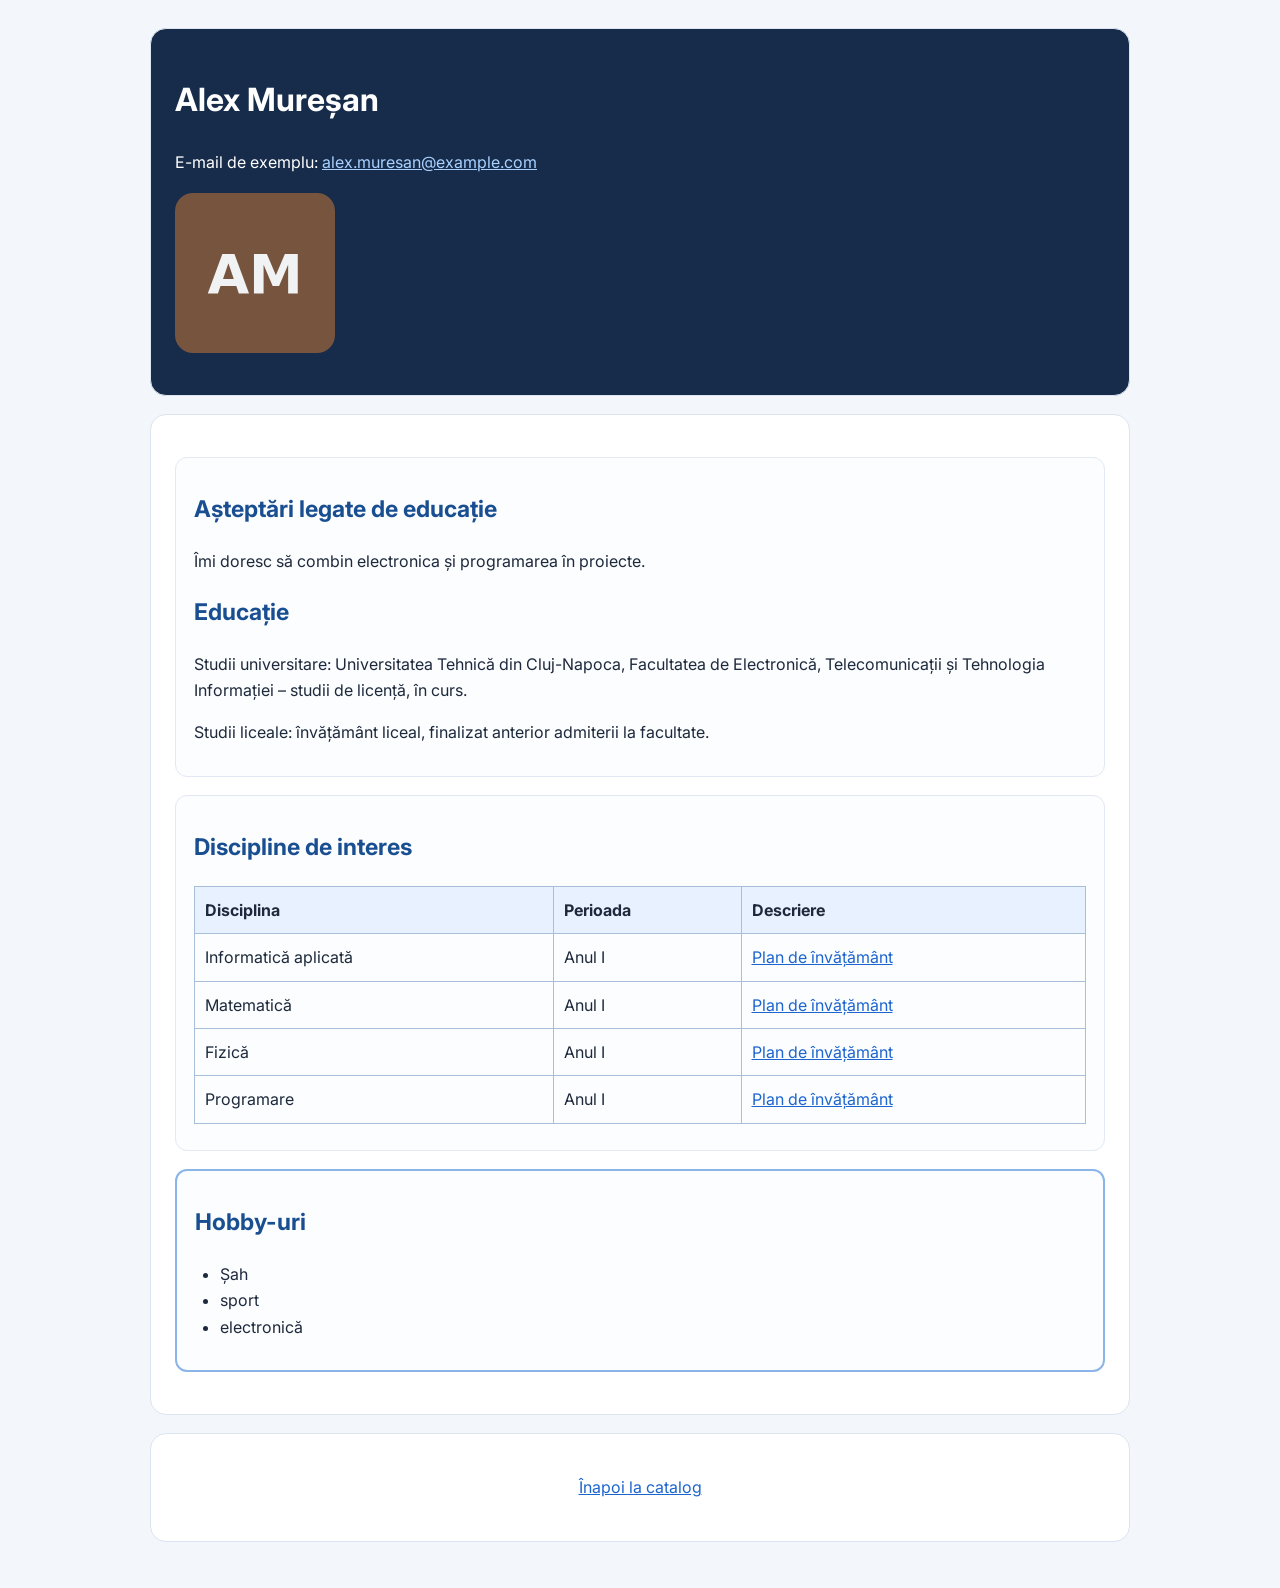
<file: lab6/catalog/profiluri/mureșan-alex.html>
<!DOCTYPE html>

<html lang="ro">
<head><meta charset="utf-8"/><meta content="width=device-width, initial-scale=1" name="viewport"/><title>Prezentare – Alex Mureșan</title><link href="../stil.css" rel="stylesheet"/></head>
<body>
<header><h1>Alex Mureșan</h1><p>E-mail de exemplu: <a href="mailto:alex.muresan@example.com">alex.muresan@example.com</a></p><img alt="Avatar ilustrativ cu inițialele AM" src="../imagini/mureșan-alex.png"/></header>
<main>
<section><h2>Așteptări legate de educație</h2><p>Îmi doresc să combin electronica și programarea în proiecte.</p>
<h2>Educație</h2><p>Studii universitare: Universitatea Tehnică din Cluj-Napoca, Facultatea de Electronică, Telecomunicații și Tehnologia Informației – studii de licență, în curs.</p><p>Studii liceale: învățământ liceal, finalizat anterior admiterii la facultate.</p></section>
<section><h2>Discipline de interes</h2><table><thead><tr><th>Disciplina</th><th>Perioada</th><th>Descriere</th></tr></thead><tbody><tr><td>Informatică aplicată</td><td>Anul I</td><td><a href="https://etti.utcluj.ro/planuri-de-invatamant.html">Plan de învățământ</a></td></tr>
<tr><td>Matematică</td><td>Anul I</td><td><a href="https://etti.utcluj.ro/planuri-de-invatamant.html">Plan de învățământ</a></td></tr>
<tr><td>Fizică</td><td>Anul I</td><td><a href="https://etti.utcluj.ro/planuri-de-invatamant.html">Plan de învățământ</a></td></tr>
<tr><td>Programare</td><td>Anul I</td><td><a href="https://etti.utcluj.ro/planuri-de-invatamant.html">Plan de învățământ</a></td></tr></tbody></table></section>
<section><h2>Hobby-uri</h2><ul><li>Șah</li>
<li>sport</li>
<li>electronică</li></ul></section>
</main>
<footer><p><a href="../index.html">Înapoi la catalog</a></p></footer>
</body></html>
</file>
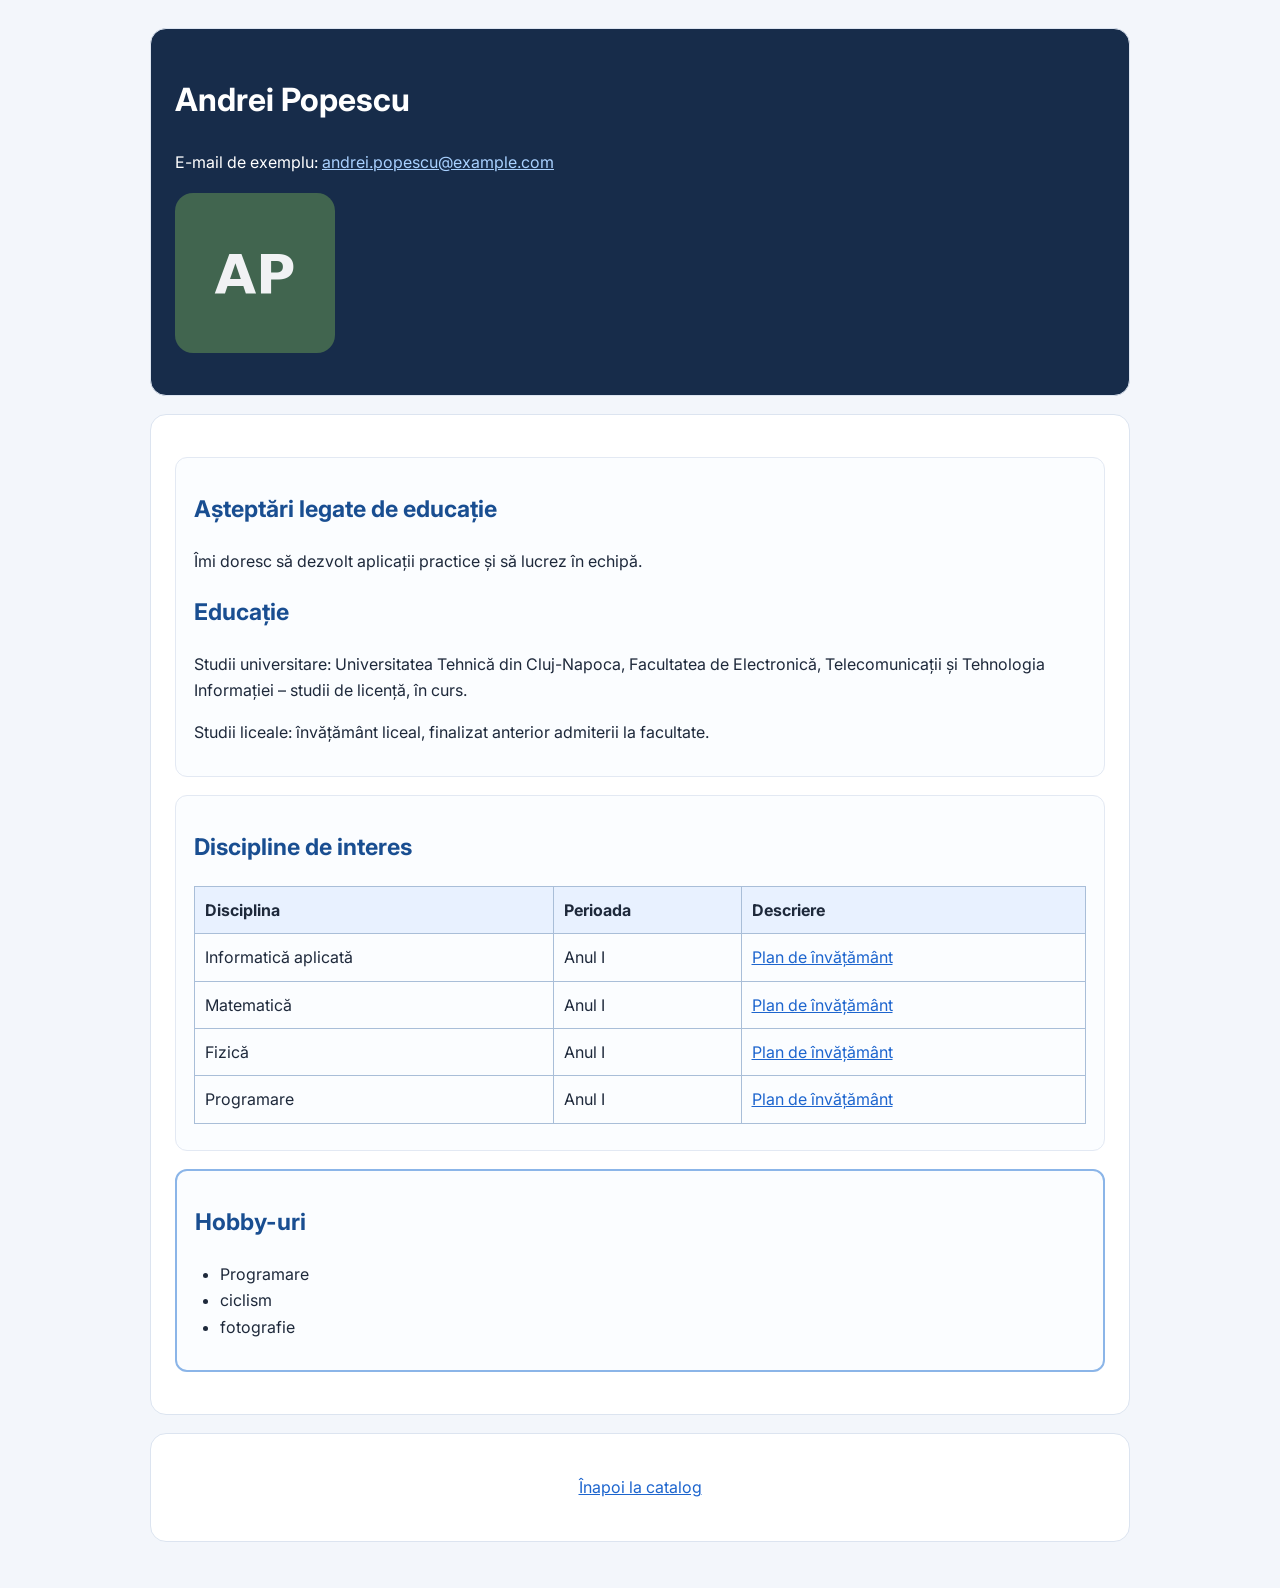
<file: lab6/catalog/profiluri/popescu-andrei.html>
<!DOCTYPE html>

<html lang="ro">
<head><meta charset="utf-8"/><meta content="width=device-width, initial-scale=1" name="viewport"/><title>Prezentare – Andrei Popescu</title><link href="../stil.css" rel="stylesheet"/></head>
<body>
<header><h1>Andrei Popescu</h1><p>E-mail de exemplu: <a href="mailto:andrei.popescu@example.com">andrei.popescu@example.com</a></p><img alt="Avatar ilustrativ cu inițialele AP" src="../imagini/popescu-andrei.png"/></header>
<main>
<section><h2>Așteptări legate de educație</h2><p>Îmi doresc să dezvolt aplicații practice și să lucrez în echipă.</p>
<h2>Educație</h2><p>Studii universitare: Universitatea Tehnică din Cluj-Napoca, Facultatea de Electronică, Telecomunicații și Tehnologia Informației – studii de licență, în curs.</p><p>Studii liceale: învățământ liceal, finalizat anterior admiterii la facultate.</p></section>
<section><h2>Discipline de interes</h2><table><thead><tr><th>Disciplina</th><th>Perioada</th><th>Descriere</th></tr></thead><tbody><tr><td>Informatică aplicată</td><td>Anul I</td><td><a href="https://etti.utcluj.ro/planuri-de-invatamant.html">Plan de învățământ</a></td></tr>
<tr><td>Matematică</td><td>Anul I</td><td><a href="https://etti.utcluj.ro/planuri-de-invatamant.html">Plan de învățământ</a></td></tr>
<tr><td>Fizică</td><td>Anul I</td><td><a href="https://etti.utcluj.ro/planuri-de-invatamant.html">Plan de învățământ</a></td></tr>
<tr><td>Programare</td><td>Anul I</td><td><a href="https://etti.utcluj.ro/planuri-de-invatamant.html">Plan de învățământ</a></td></tr></tbody></table></section>
<section><h2>Hobby-uri</h2><ul><li>Programare</li>
<li>ciclism</li>
<li>fotografie</li></ul></section>
</main>
<footer><p><a href="../index.html">Înapoi la catalog</a></p></footer>
</body></html>
</file>
<file: lab6/catalog/stil.css>
@import url('https://fonts.googleapis.com/css2?family=Inter:wght@400;500;600;700&display=swap');
:root{color-scheme:light;--navy:#172c4a;--blue:#2563eb;--bg:#f3f6fb;--ink:#1e293b}
*{box-sizing:border-box}body{font-family:Inter,Arial,sans-serif;color:var(--ink);background:var(--bg);line-height:1.65;margin:0;padding:28px}header,main,footer{max-width:980px;margin:0 auto 18px;padding:24px;background:white;border:1px solid #dce4f0;border-radius:16px}header{background:var(--navy);color:white}h1,h2{font-family:Inter,Arial,sans-serif}h1{font-size:32px}h2{font-size:23px;color:#194e91}header h1{color:white}p,li{font-size:16px}a{color:#1d65ce}header a{color:#a9d1ff}section{padding:14px 18px;margin:18px 0;border:1px solid #e3e9f3;border-radius:12px;background:#fbfdff}section:last-child{border:2px solid #8bb5e8}img{display:block;width:160px;height:160px;object-fit:cover;border-radius:18px;opacity:.94;margin:18px 0}table{width:100%;border-collapse:collapse;margin:12px 0}th,td{border:1px solid #a9bed8;padding:10px;text-align:left}th{background:#e8f1ff}ul{padding-left:25px}#titlu-catalog{font-size:38px;letter-spacing:.02em;color:#fff;text-transform:uppercase}img.imagine-catalog{width:180px;height:180px;object-fit:cover;border-radius:25px;opacity:.88;margin:18px auto}nav a{margin-right:14px}footer{font-size:14px;text-align:center}@media(max-width:600px){body{padding:10px}header,main,footer{padding:16px}h1{font-size:27px}#titlu-catalog{font-size:29px}table{font-size:13px}th,td{padding:6px}}
</file>
